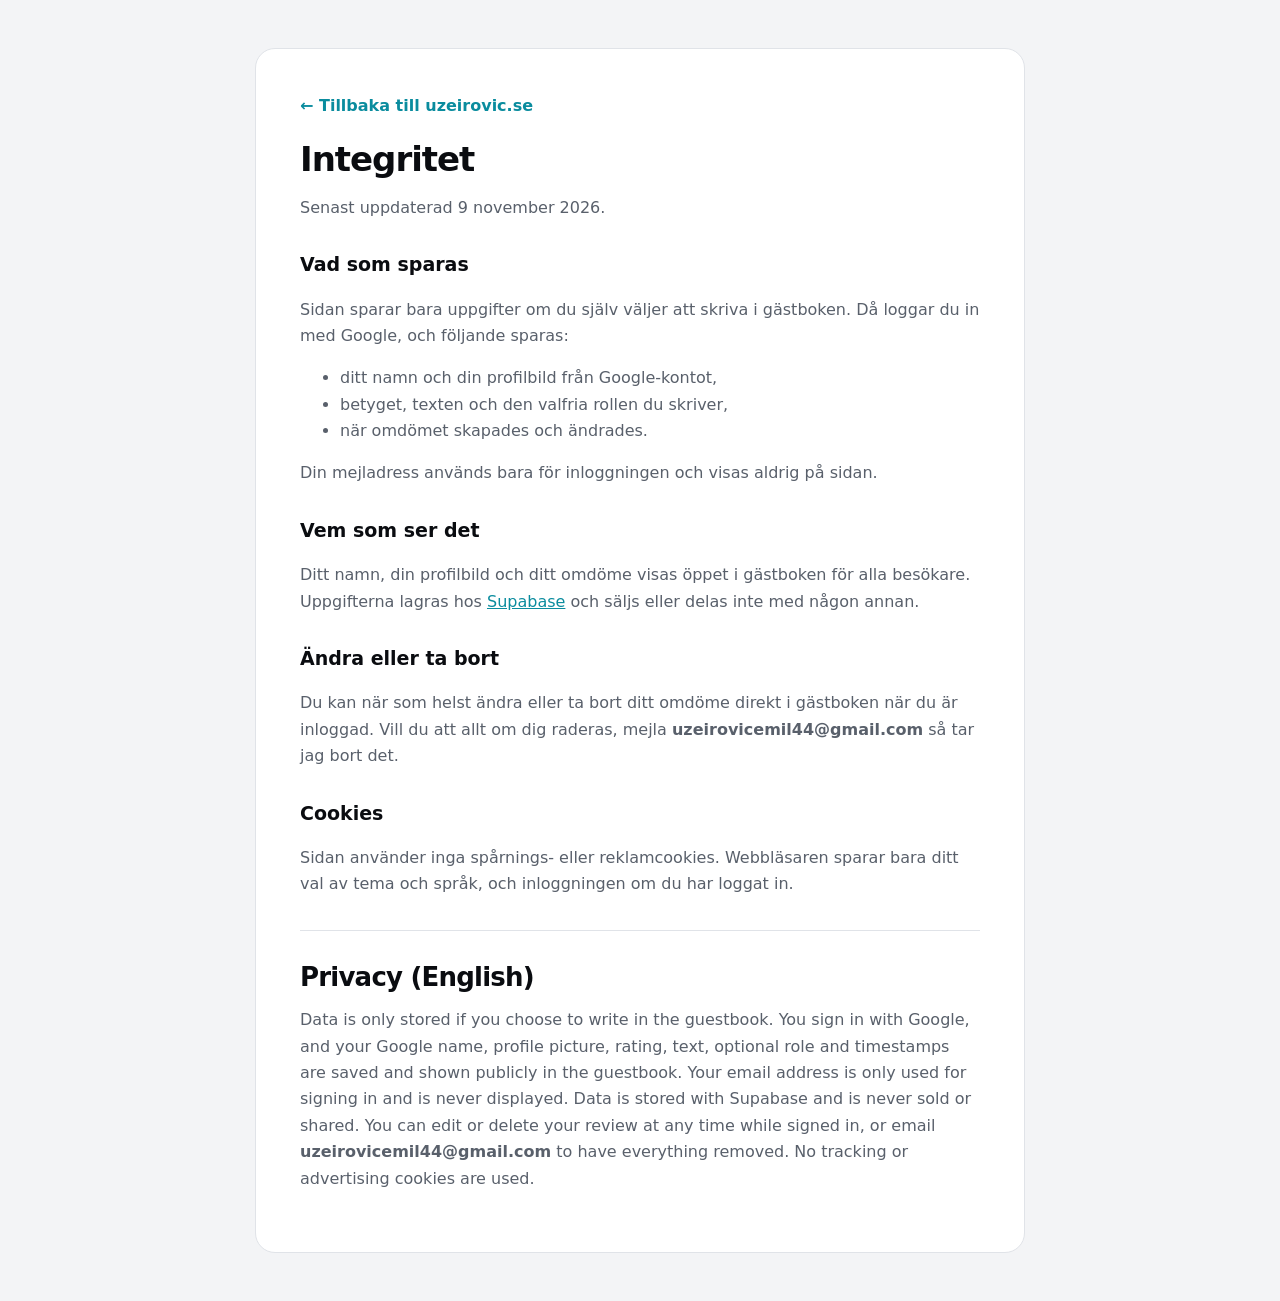
<file: integritet.html>
<!doctype html>
<html lang="sv">
<head>
<meta charset="utf-8">
<meta name="viewport" content="width=device-width,initial-scale=1">
<title>Integritet · Emil Uzeirovic</title>
<meta name="description" content="Hur uzeirovic.se hanterar personuppgifter i gästboken.">
<link rel="icon" type="image/png" href="favicon.png">
<style>
:root{--bg:#f3f4f6;--surface:#fff;--fg:#0a0c10;--muted:#59606b;--line:#e0e3e8;--accent:#0a8c9e}
@media (prefers-color-scheme:dark){:root{--bg:#07080a;--surface:#101215;--fg:#eef1f4;--muted:#959ca6;--line:#1e2227;--accent:#3dd5e6;color-scheme:dark}}
html,body{margin:0}
body{background:var(--bg);color:var(--fg);font:16px/1.65 ui-sans-serif,system-ui,-apple-system,"Segoe UI",sans-serif;padding:48px max(16px,env(safe-area-inset-left))}
main{max-width:680px;margin:0 auto;background:var(--surface);border:1px solid var(--line);border-radius:20px;padding:clamp(22px,5vw,44px)}
h1{font-size:34px;letter-spacing:-.03em;line-height:1.1;margin:0 0 6px}
h2{font-size:19px;margin:28px 0 6px}
p,li{color:var(--muted)}
a{color:var(--accent)}
.back{display:inline-block;margin-bottom:22px;text-decoration:none;font-weight:600}
hr{border:0;border-top:1px solid var(--line);margin:32px 0}
</style>
</head>
<body>
<main>
<a class="back" href="./">← Tillbaka till uzeirovic.se</a>
<h1>Integritet</h1>
<p>Senast uppdaterad 9 november 2026.</p>

<h2>Vad som sparas</h2>
<p>Sidan sparar bara uppgifter om du själv väljer att skriva i gästboken. Då loggar du in med Google, och följande sparas:</p>
<ul>
<li>ditt namn och din profilbild från Google-kontot,</li>
<li>betyget, texten och den valfria rollen du skriver,</li>
<li>när omdömet skapades och ändrades.</li>
</ul>
<p>Din mejladress används bara för inloggningen och visas aldrig på sidan.</p>

<h2>Vem som ser det</h2>
<p>Ditt namn, din profilbild och ditt omdöme visas öppet i gästboken för alla besökare. Uppgifterna lagras hos <a href="https://supabase.com" target="_blank" rel="noopener">Supabase</a> och säljs eller delas inte med någon annan.</p>

<h2>Ändra eller ta bort</h2>
<p>Du kan när som helst ändra eller ta bort ditt omdöme direkt i gästboken när du är inloggad. Vill du att allt om dig raderas, mejla <b>uzeirovicemil44@gmail.com</b> så tar jag bort det.</p>

<h2>Cookies</h2>
<p>Sidan använder inga spårnings- eller reklamcookies. Webbläsaren sparar bara ditt val av tema och språk, och inloggningen om du har loggat in.</p>

<hr>
<h1 style="font-size:26px">Privacy (English)</h1>
<p>Data is only stored if you choose to write in the guestbook. You sign in with Google, and your Google name, profile picture, rating, text, optional role and timestamps are saved and shown publicly in the guestbook. Your email address is only used for signing in and is never displayed. Data is stored with Supabase and is never sold or shared. You can edit or delete your review at any time while signed in, or email <b>uzeirovicemil44@gmail.com</b> to have everything removed. No tracking or advertising cookies are used.</p>
</main>
</body>
</html>
</file>
